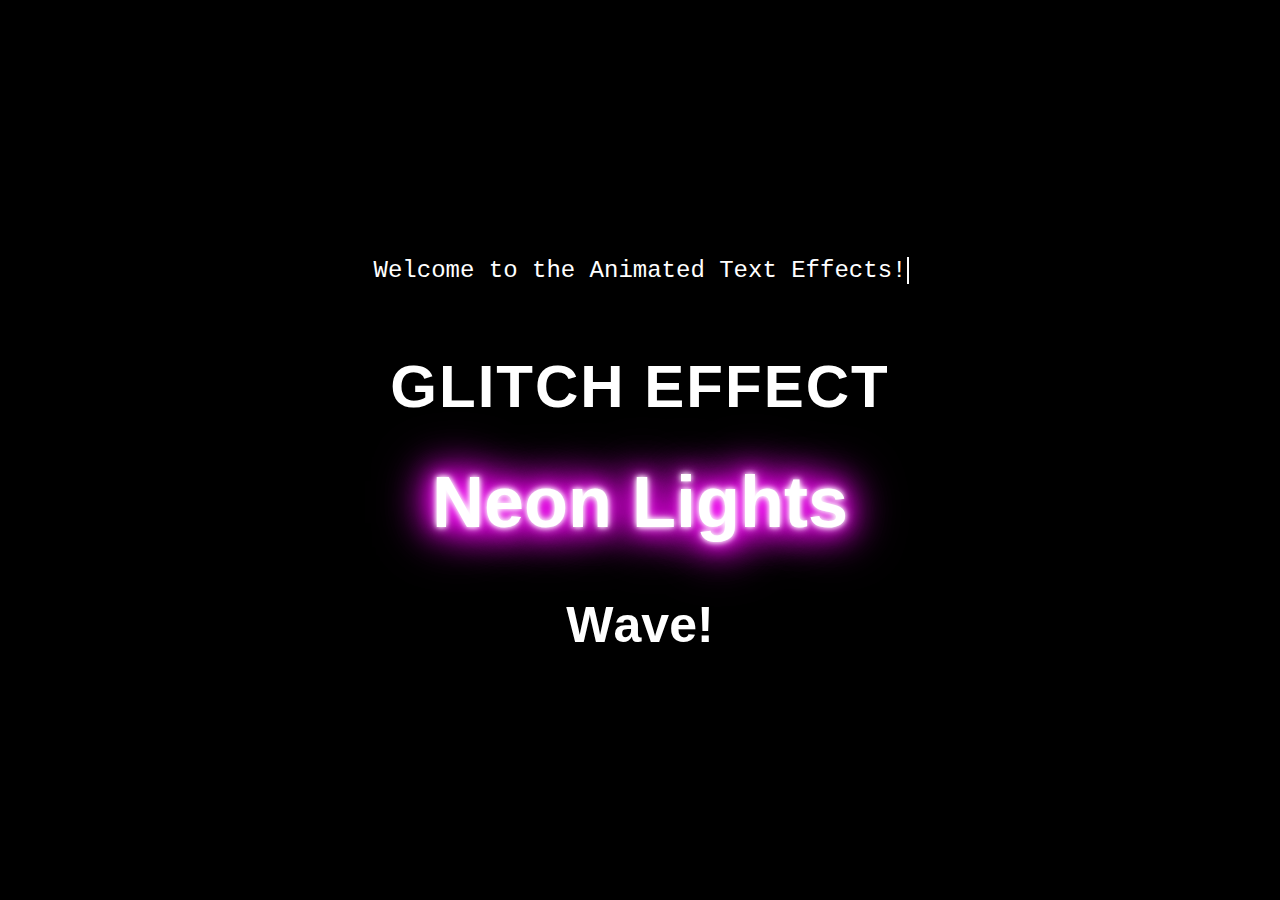
<file: AnimatedText/index.html>
<!DOCTYPE html>
<html lang="en">

<head>
    <meta charset="UTF-8">
    <meta name="viewport" content="width=device-width, initial-scale=1.0">
    <title>CSS Animated Text Effects</title>
    <link rel="stylesheet" href="style.css">
</head>

<body>

    <!-- Typing Effect -->
    <div class="typing-container">
        <p class="typing-text">Welcome to the Animated Text Effects!</p>
    </div>

    <!-- Glitch Effect -->
    <h1 class="glitch-text" data-text="Glitch Effect">Glitch Effect</h1>

    <!-- Neon Lights Effect -->
    <h1 class="neon-text">Neon Lights</h1>

    <!-- Wave Effect -->
    <h1 class="wave-text">
        <span>W</span><span>a</span><span>v</span><span>e</span><span>!</span>
    </h1>

</body>

</html>
</file>
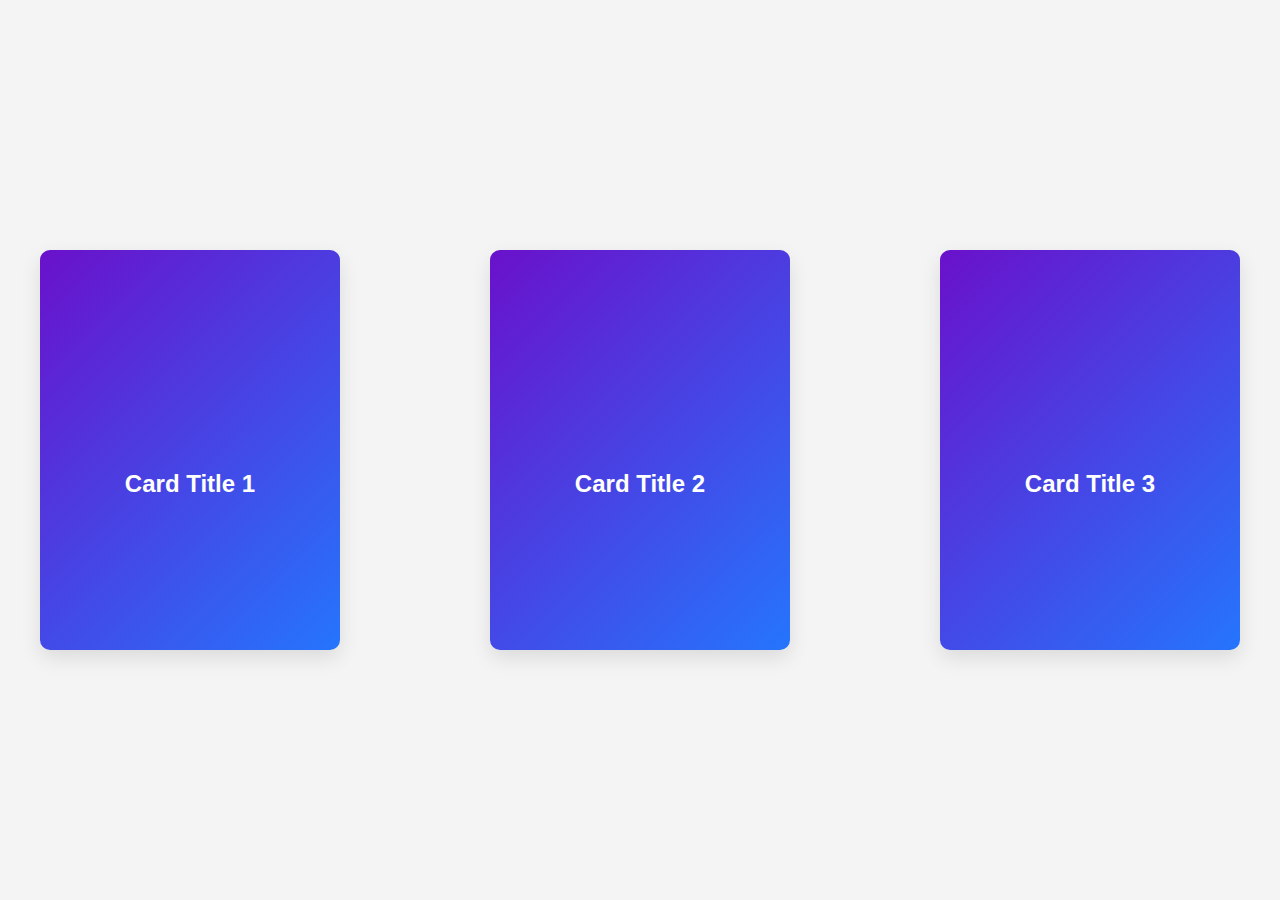
<file: CardHover/index.html>
<!DOCTYPE html>
<html lang="en">

<head>
    <meta charset="UTF-8" />
    <meta name="viewport" content="width=device-width, initial-scale=1.0" />
    <link rel="stylesheet" href="style.css" />
    <title>CSS Card Hover Effects</title>
</head>

<body>
    <div class="card-container">
        <div class="card">
            <div class="card-image"></div>
            <div class="card-content">
                <h3>Card Title 1</h3>
                <p>
                    This is a brief description of the content. Hover to reveal more!
                </p>
            </div>
        </div>

        <div class="card">
            <div class="card-image"></div>
            <div class="card-content">
                <h3>Card Title 2</h3>
                <p>
                    More details about this card. Check out the hover effect!
                </p>
            </div>
        </div>

        <div class="card">
            <div class="card-image"></div>
            <div class="card-content">
                <h3>Card Title 3</h3>
                <p>
                    Another card with a beautiful hover animation.
                </p>
            </div>
        </div>
    </div>
</body>

</html>
</file>
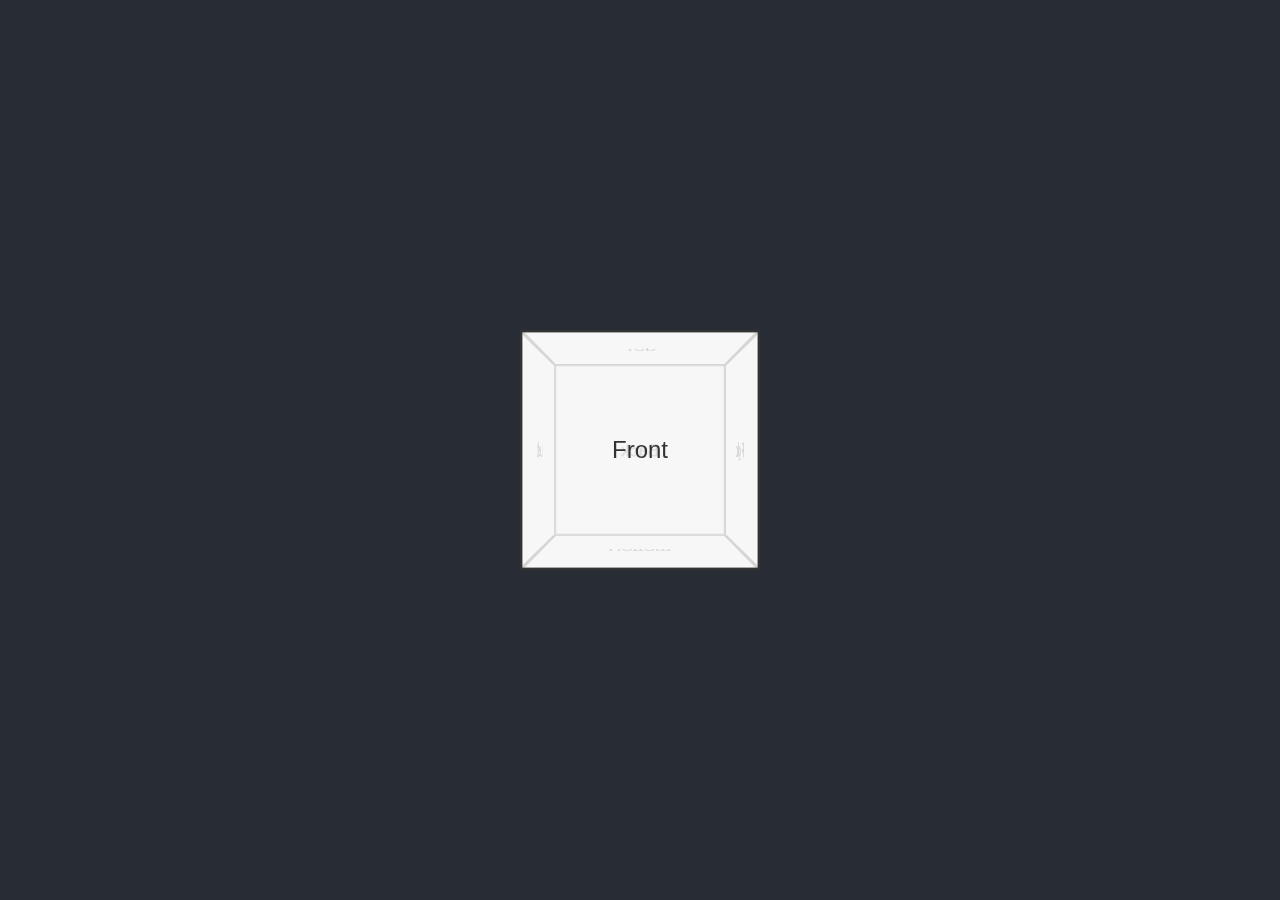
<file: Carousel3DCube/index.html>
<!DOCTYPE html>
<html lang="en">

<head>
    <meta charset="UTF-8">
    <meta name="viewport" content="width=device-width, initial-scale=1.0">
    <title>3D Cube Carousel</title>
    <link rel="stylesheet" href="style.css">
</head>

<body>
    <div class="scene">
        <div class="cube">
            <div class="cube__face cube__face--front">Front</div>
            <div class="cube__face cube__face--back">Back</div>
            <div class="cube__face cube__face--right">Right</div>
            <div class="cube__face cube__face--left">Left</div>
            <div class="cube__face cube__face--top">Top</div>
            <div class="cube__face cube__face--bottom">Bottom</div>
        </div>
    </div>
</body>

</html>
</file>
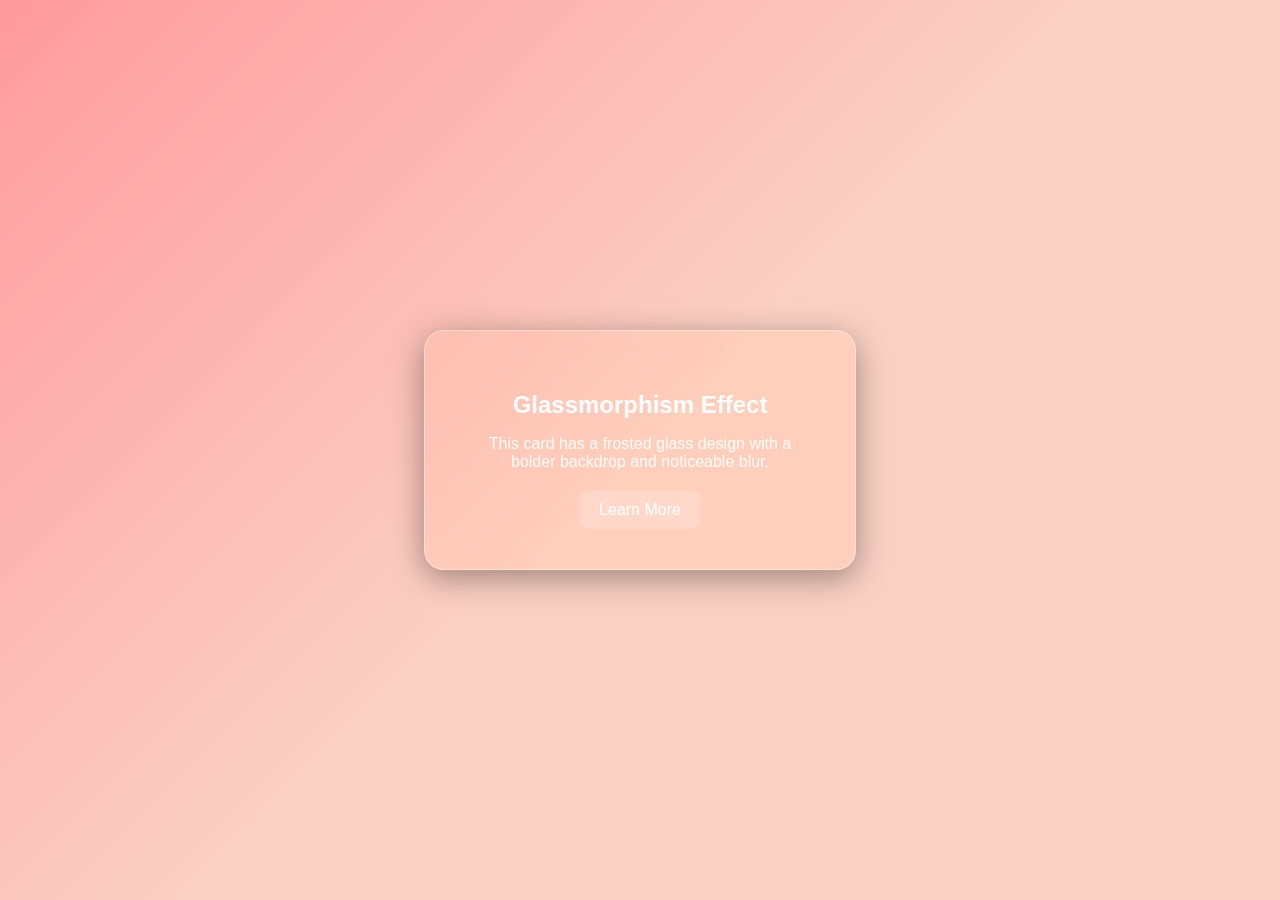
<file: GlassmorphismDesign/index.html>
<!DOCTYPE html>
<html lang="en">

<head>
    <meta charset="UTF-8">
    <meta name="viewport" content="width=device-width, initial-scale=1.0">
    <title>Glassmorphism Card</title>
    <link rel="stylesheet" href="style.css">
</head>

<body>
    <div class="glass-container">
        <div class="glass-card">
            <div class="card-content">
                <h2>Glassmorphism Effect</h2>
                <p>This card has a frosted glass design with a bolder backdrop and noticeable blur.</p>
                <button>Learn More</button>
            </div>
        </div>
    </div>
</body>

</html>
</file>
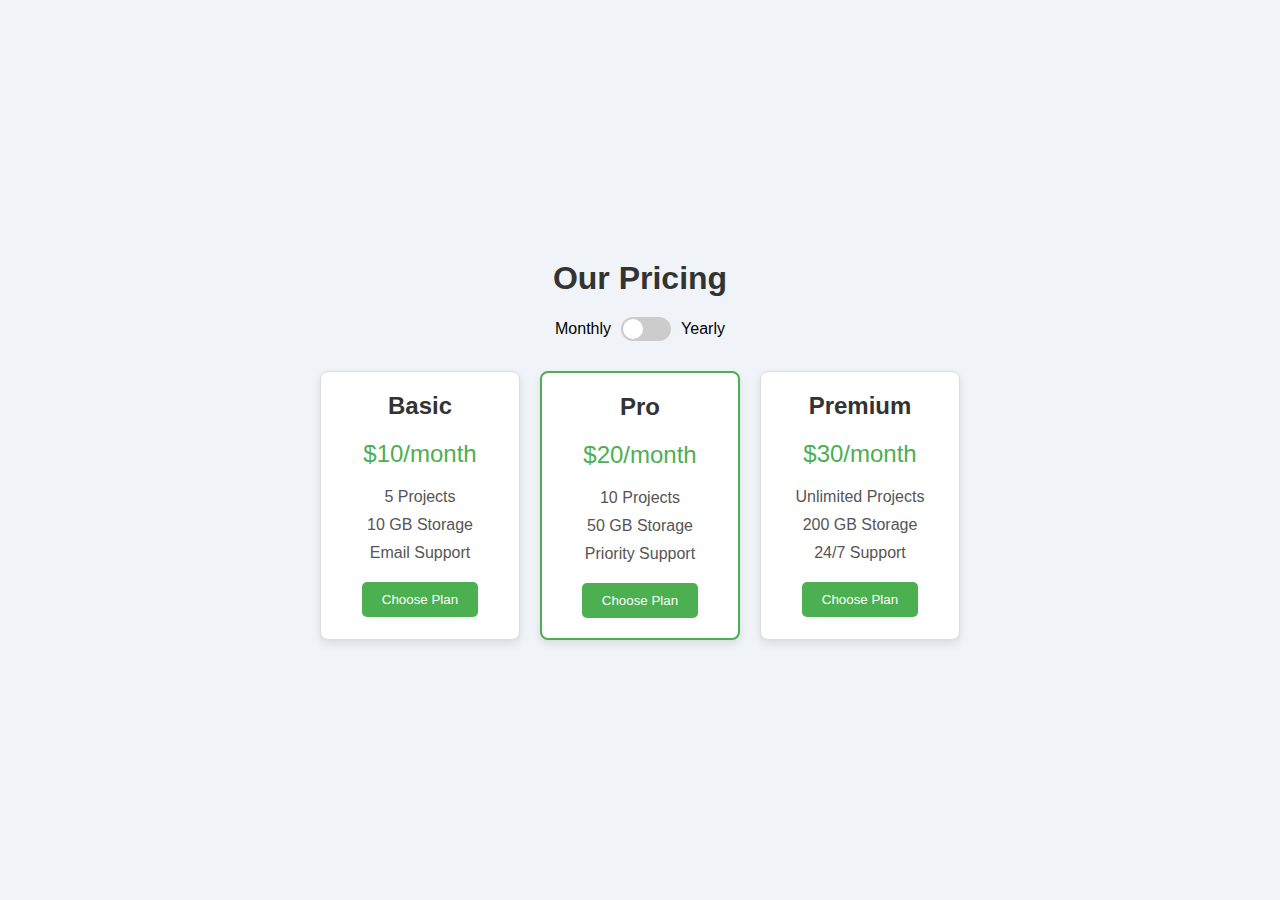
<file: InteractivePricingTable/index.html>
<!DOCTYPE html>
<html lang="en">

<head>
    <meta charset="UTF-8">
    <meta name="viewport" content="width=device-width, initial-scale=1.0">
    <title>Interactive Pricing Table</title>
    <link rel="stylesheet" href="style.css">
</head>

<body>
    <div class="pricing-container">
        <h1>Our Pricing</h1>
        <div class="toggle-container">
            <span>Monthly</span>
            <label class="switch">
                <input type="checkbox" id="toggle">
                <span class="slider"></span>
            </label>
            <span>Yearly</span>
        </div>

        <div class="pricing-table">
            <!-- Basic Plan -->
            <div class="card">
                <h2>Basic</h2>
                <p class="price">$<span class="price-value" data-monthly="10" data-yearly="100">10</span>/month</p>
                <ul>
                    <li>5 Projects</li>
                    <li>10 GB Storage</li>
                    <li>Email Support</li>
                </ul>
                <button>Choose Plan</button>
            </div>

            <!-- Pro Plan -->
            <div class="card popular">
                <h2>Pro</h2>
                <p class="price">$<span class="price-value" data-monthly="20" data-yearly="200">20</span>/month</p>
                <ul>
                    <li>10 Projects</li>
                    <li>50 GB Storage</li>
                    <li>Priority Support</li>
                </ul>
                <button>Choose Plan</button>
            </div>

            <!-- Premium Plan -->
            <div class="card">
                <h2>Premium</h2>
                <p class="price">$<span class="price-value" data-monthly="30" data-yearly="300">30</span>/month</p>
                <ul>
                    <li>Unlimited Projects</li>
                    <li>200 GB Storage</li>
                    <li>24/7 Support</li>
                </ul>
                <button>Choose Plan</button>
            </div>
        </div>
    </div>

    <script>
        const toggle = document.getElementById('toggle');
        const prices = document.querySelectorAll('.price-value');

        toggle.addEventListener('change', () => {
            const isYearly = toggle.checked;
            prices.forEach(price => {
                price.textContent = isYearly ? price.dataset.yearly : price.dataset.monthly;
            });
        });
    </script>
</body>

</html>
</file>
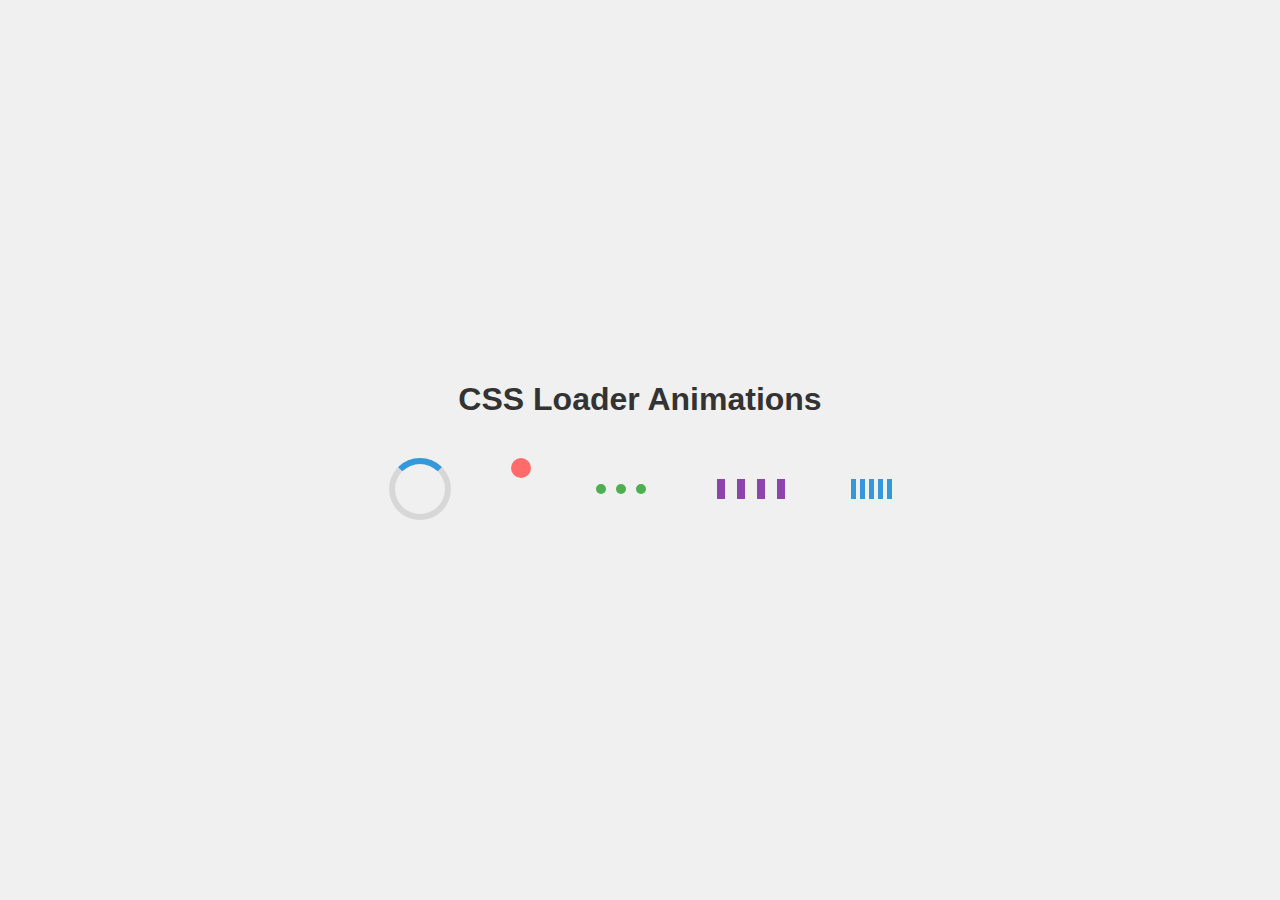
<file: LoaderAnimation/index.html>
<!DOCTYPE html>
<html lang="en">

<head>
    <meta charset="UTF-8">
    <meta name="viewport" content="width=device-width, initial-scale=1.0">
    <title>CSS Loader Animations</title>
    <link rel="stylesheet" href="style.css">
</head>

<body>
    <h1>CSS Loader Animations</h1>
    <div class="loader-container">
        <div class="loader rotating-circle"></div>
        <div class="loader pulsing-dot"></div>
        <div class="loader bouncing-dots">
            <div></div>
            <div></div>
            <div></div>
        </div>
        <div class="loader growing-bars">
            <div></div>
            <div></div>
            <div></div>
            <div></div>
        </div>
        <div class="loader wave">
            <div></div>
            <div></div>
            <div></div>
            <div></div>
            <div></div>
        </div>
    </div>
</body>

</html>
</file>
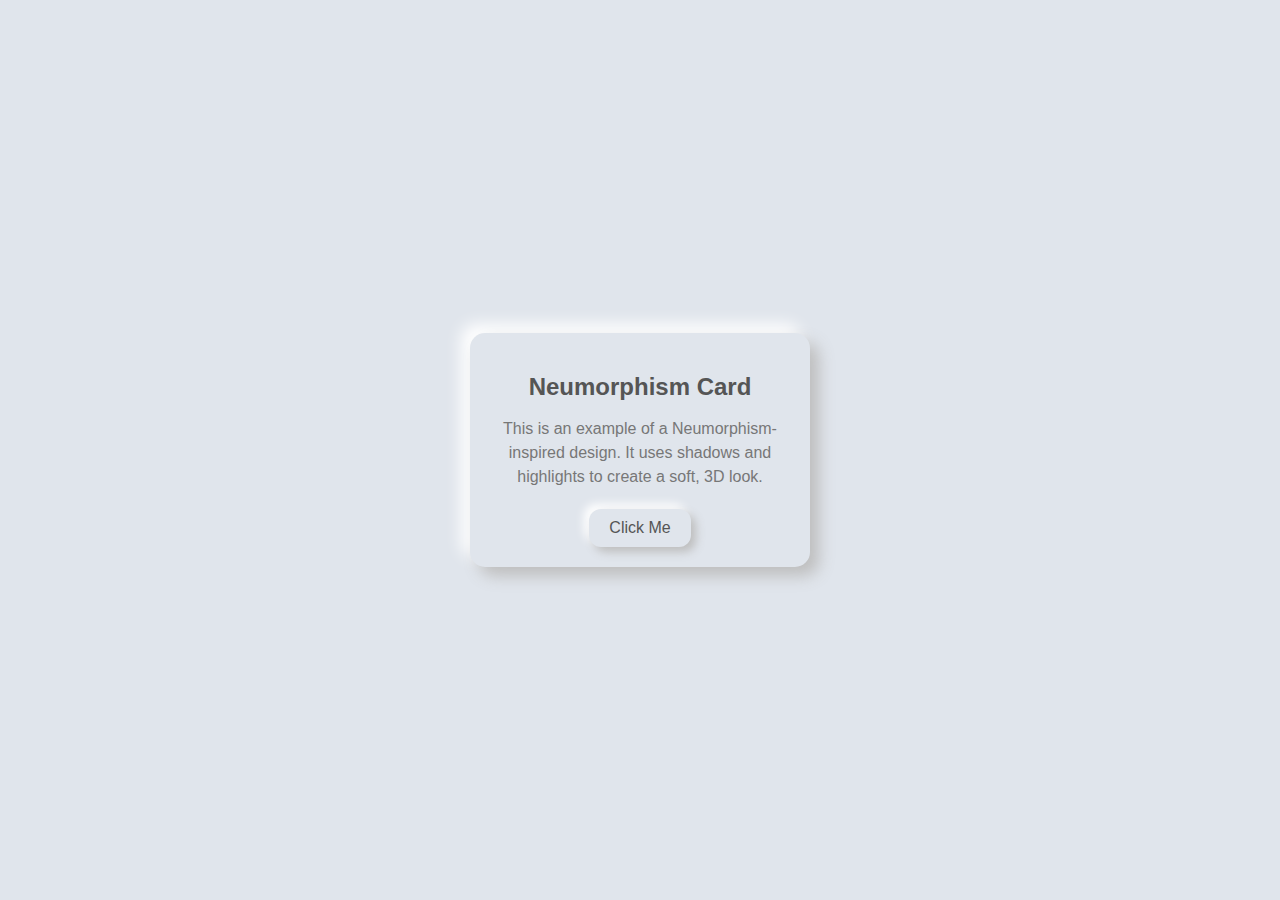
<file: Neumorphism UI/index.html>
<!DOCTYPE html>
<html lang="en">

<head>
    <meta charset="UTF-8">
    <meta name="viewport" content="width=device-width, initial-scale=1.0">
    <title>Neumorphism UI Design</title>
    <link rel="stylesheet" href="style.css">
</head>

<body>
    <div class="container">
        <div class="card">
            <h2 class="card-title">Neumorphism Card</h2>
            <p class="card-text">This is an example of a Neumorphism-inspired design. It uses shadows and highlights to
                create a soft, 3D look.</p>
            <button class="card-button">Click Me</button>
        </div>
    </div>
</body>

</html>
</file>
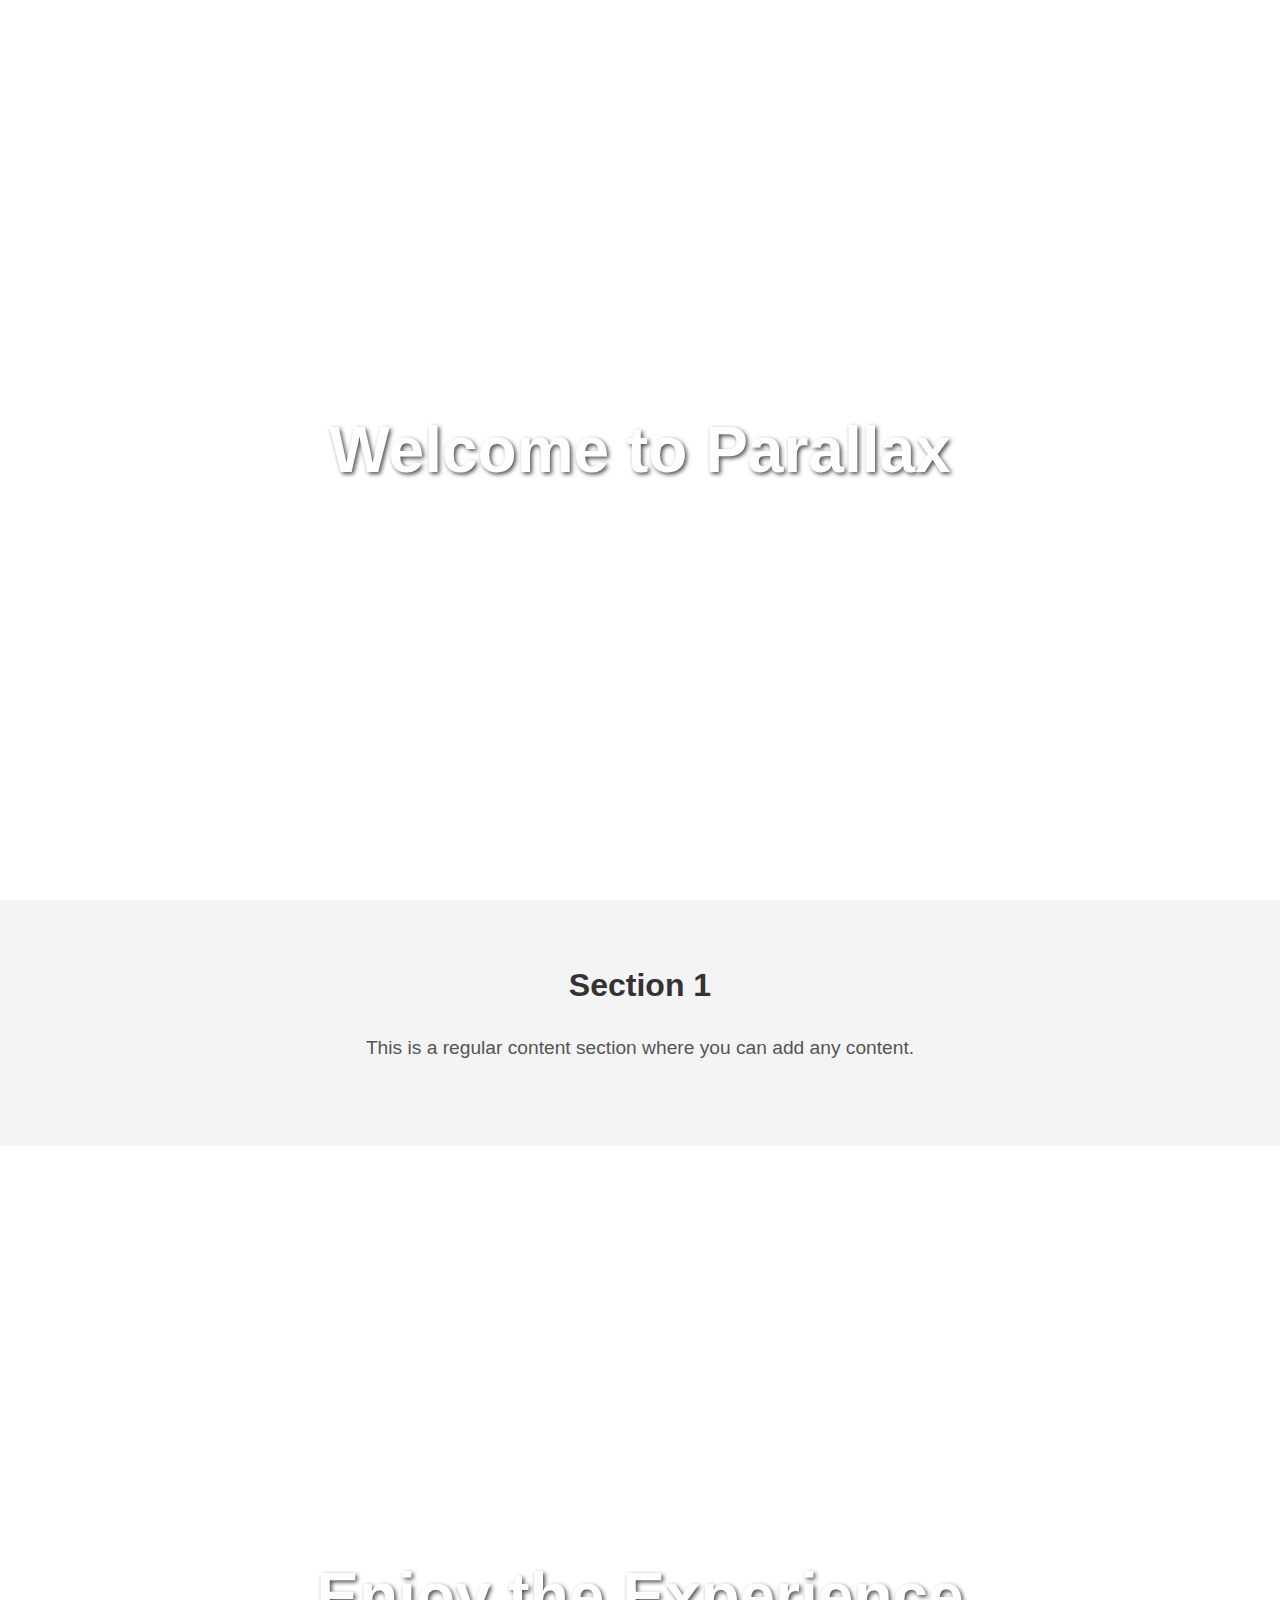
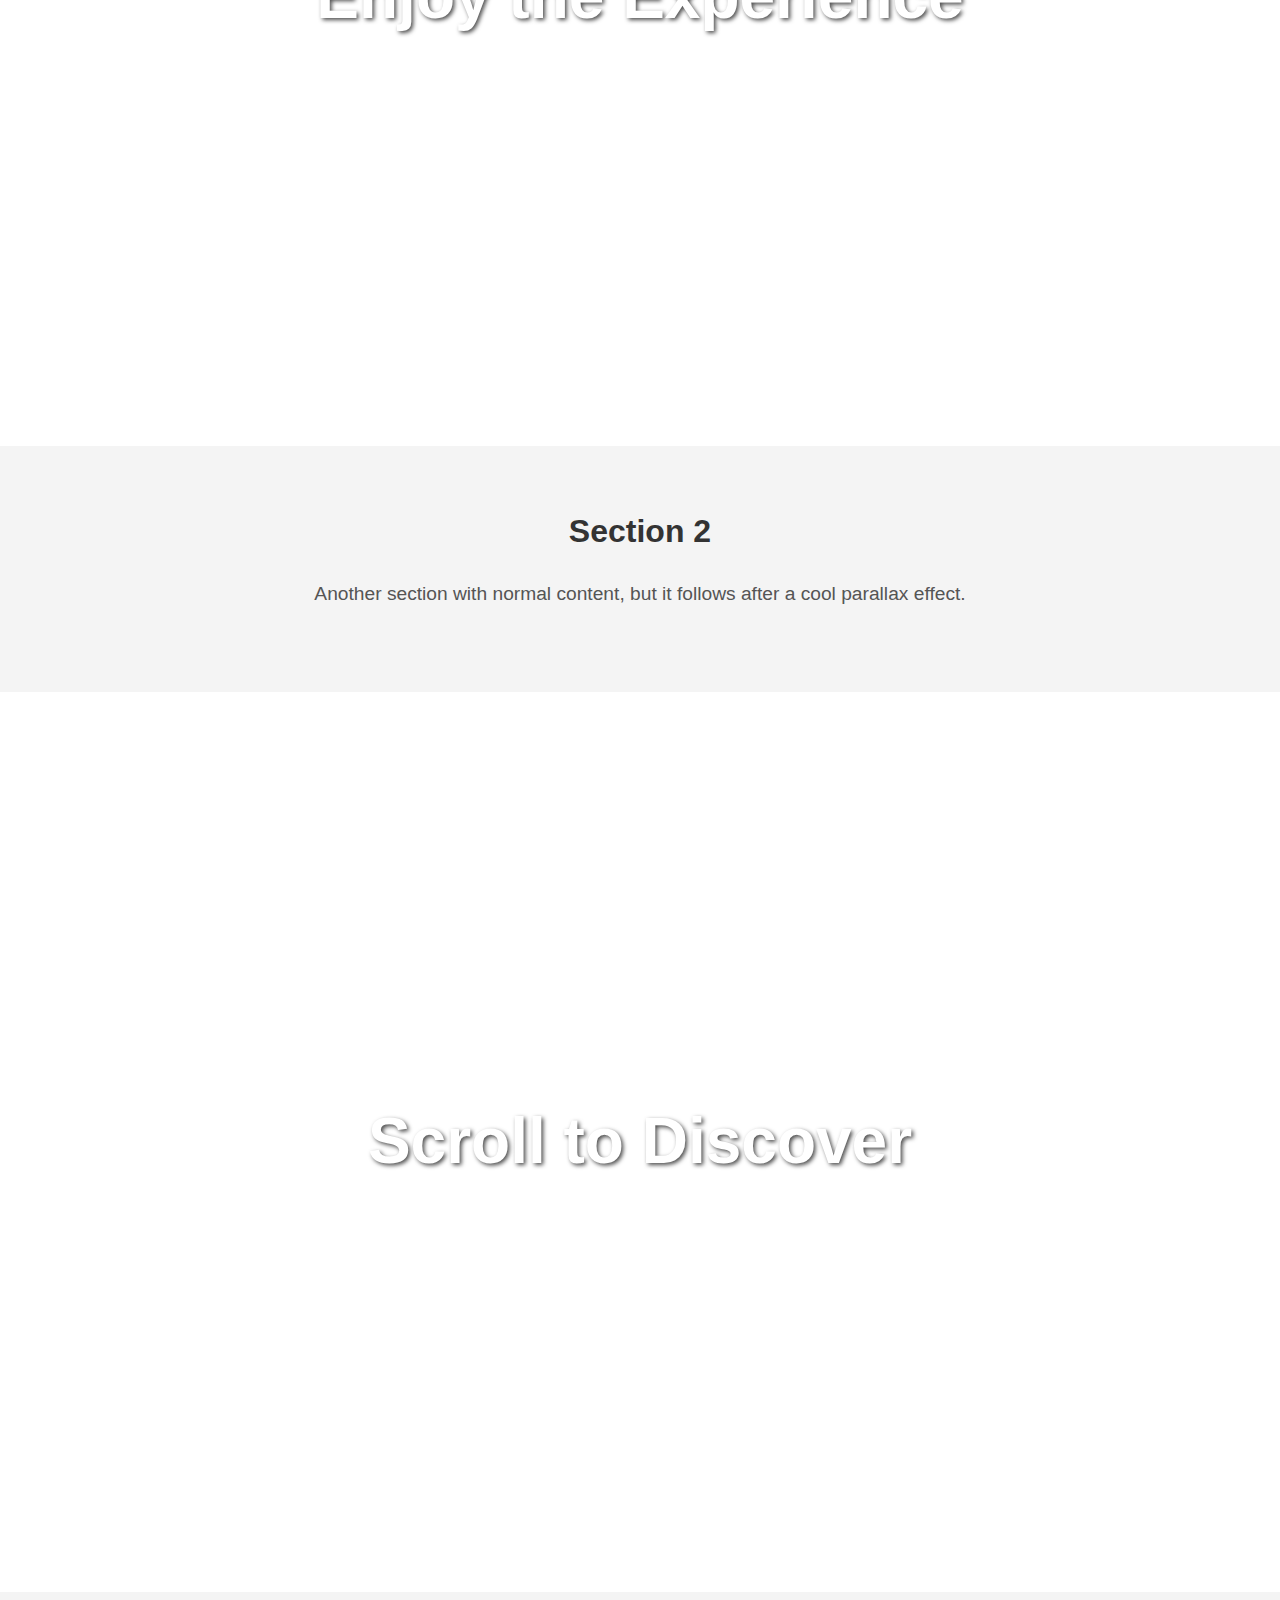
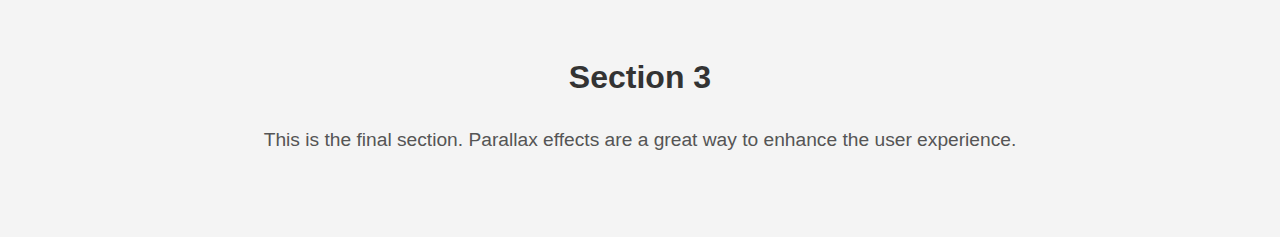
<file: ParallexScrolling/index.html>
<!DOCTYPE html>
<html lang="en">

<head>
    <meta charset="UTF-8">
    <meta name="viewport" content="width=device-width, initial-scale=1.0">
    <title>Parallax Scrolling Website</title>
    <link rel="stylesheet" href="style.css">
</head>

<body>

    <section class="parallax parallax1">
        <h1>Welcome to Parallax</h1>
    </section>

    <section class="content">
        <h2>Section 1</h2>
        <p>This is a regular content section where you can add any content.</p>
    </section>

    <section class="parallax parallax2">
        <h1>Enjoy the Experience</h1>
    </section>

    <section class="content">
        <h2>Section 2</h2>
        <p>Another section with normal content, but it follows after a cool parallax effect.</p>
    </section>

    <section class="parallax parallax3">
        <h1>Scroll to Discover</h1>
    </section>

    <section class="content">
        <h2>Section 3</h2>
        <p>This is the final section. Parallax effects are a great way to enhance the user experience.</p>
    </section>

</body>

</html>
</file>
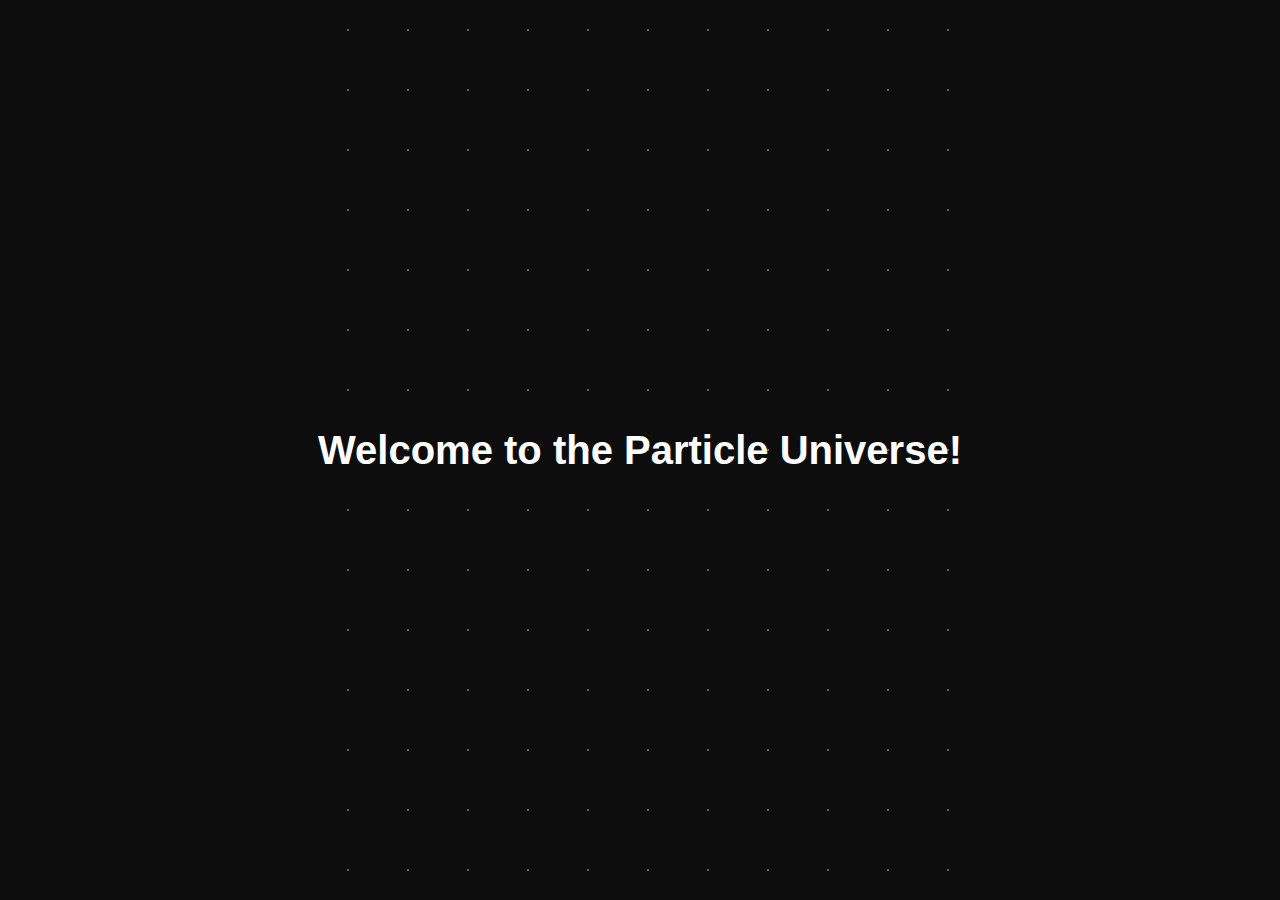
<file: ParticleAnimationBackground/index.html>
<!DOCTYPE html>
<html lang="en">

<head>
    <meta charset="UTF-8">
    <meta name="viewport" content="width=device-width, initial-scale=1.0">
    <title>Particle Animation Background</title>
    <link rel="stylesheet" href="style.css">
</head>

<body>
    <div class="particle-background">
        <h1>Welcome to the Particle Universe!</h1>
    </div>
</body>

</html>
</file>
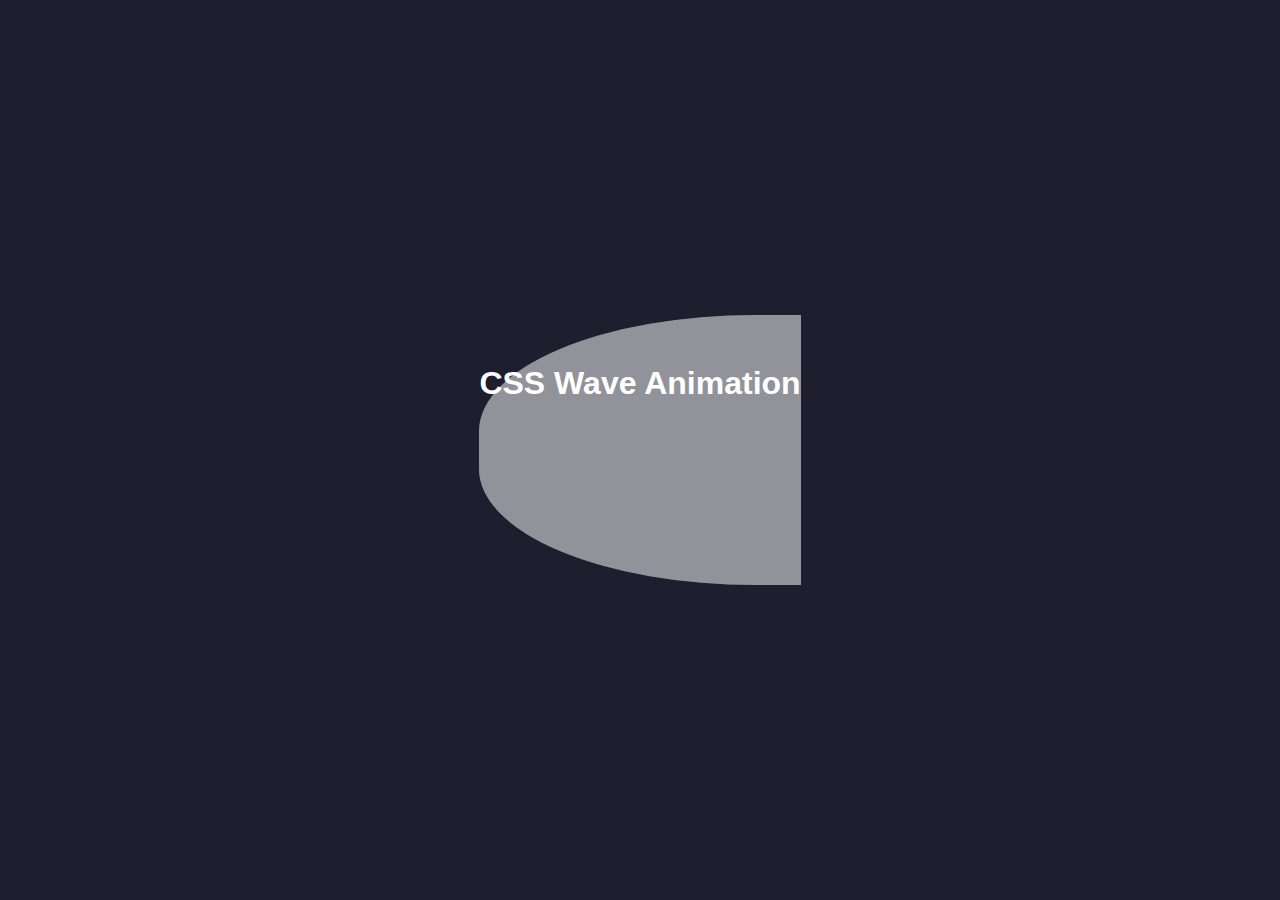
<file: WaveAnimation/index.html>
<!DOCTYPE html>
<html lang="en">

<head>
    <meta charset="UTF-8">
    <meta name="viewport" content="width=device-width, initial-scale=1.0">
    <title>CSS Wave Animation</title>
    <link rel="stylesheet" href="style.css">
</head>

<body>
    <div class="wave-container">
        <div class="wave"></div>
        <div class="wave"></div>
        <div class="wave"></div>
        <div class="wave"></div>
        <h1>CSS Wave Animation</h1>
    </div>
</body>

</html>
</file>
<file: AnimatedText/style.css>
/* General Styles */
body {
    background-color: #000;
    color: #fff;
    font-family: 'Arial', sans-serif;
    display: flex;
    flex-direction: column;
    align-items: center;
    justify-content: center;
    height: 100vh;
    margin: 0;
    text-align: center;
}

/* Typing Effect */
.typing-container {
    margin: 20px 0;
}

.typing-text {
    font-family: 'Courier New', monospace;
    font-size: 24px;
    white-space: nowrap;
    border-right: 2px solid;
    display: inline-block;
    overflow: hidden;
    width: 0;
    animation: typing 4s steps(40, end), blink 0.75s step-end infinite;
    width: 100%;
}

@keyframes typing {
    from {
        width: 0;
    }

    to {
        width: 100%;
    }
}

@keyframes blink {
    from {
        border-color: transparent;
    }

    to {
        border-color: white;
    }
}

/* Glitch Effect */
.glitch-text {
    font-size: 60px;
    position: relative;
    color: white;
    font-weight: bold;
    text-transform: uppercase;
    letter-spacing: 2px;
    margin: 20px 0;
}

.glitch-text::before,
.glitch-text::after {
    content: attr(data-text);
    position: absolute;
    left: 0;
    top: 0;
    color: white;
    background: black;
    overflow: hidden;
    clip: rect(0, 900px, 0, 0);
    animation: glitch 2.5s infinite;
}

.glitch-text::before {
    left: 2px;
    text-shadow: -2px 0 red;
    animation-duration: 2s;
}

.glitch-text::after {
    left: -2px;
    text-shadow: -2px 0 blue;
    animation-duration: 1.5s;
}

@keyframes glitch {

    0%,
    100% {
        clip: rect(1px, 9999px, 0, 0);
    }

    25% {
        clip: rect(30px, 9999px, 90px, 0);
    }

    50% {
        clip: rect(60px, 9999px, 30px, 0);
    }
}

/* Neon Lights Effect */
.neon-text {
    font-size: 72px;
    margin: 20px 0;
    color: #fff;
    text-align: center;
    text-shadow:
        0 0 5px #fff,
        0 0 10px #fff,
        0 0 20px #ff00ff,
        0 0 30px #ff00ff,
        0 0 40px #ff00ff,
        0 0 50px #ff00ff,
        0 0 60px #ff00ff;
    animation: flicker 1.5s infinite alternate;
}

@keyframes flicker {
    0% {
        opacity: 1;
    }

    50% {
        opacity: 0.5;
    }

    100% {
        opacity: 1;
    }
}

/* Wave Effect */
.wave-text {
    display: inline-block;
    font-size: 50px;
}

.wave-text span {
    display: inline-block;
    animation: wave 1.5s infinite ease-in-out;
}

.wave-text span:nth-child(1) {
    animation-delay: 0.1s;
}

.wave-text span:nth-child(2) {
    animation-delay: 0.2s;
}

.wave-text span:nth-child(3) {
    animation-delay: 0.3s;
}

.wave-text span:nth-child(4) {
    animation-delay: 0.4s;
}

.wave-text span:nth-child(5) {
    animation-delay: 0.5s;
}

@keyframes wave {

    0%,
    100% {
        transform: translateY(0);
    }

    50% {
        transform: translateY(-10px);
    }
}
</file>
<file: CardHover/style.css>
/* General Styling */
body {
    font-family: 'Arial', sans-serif;
    background-color: #f4f4f4;
    margin: 0;
    display: flex;
    justify-content: center;
    align-items: center;
    height: 100vh;
}

.card-container {
    display: flex;
    justify-content: space-between;
    gap: 20px;
    max-width: 1200px;
    width: 100%;
}

.card {
    background: linear-gradient(135deg, #6a11cb, #2575fc);
    /* Cool linear gradient */
    border-radius: 10px;
    overflow: hidden;
    box-shadow: 0 8px 20px rgba(0, 0, 0, 0.1);
    transition: transform 0.3s ease, box-shadow 0.3s ease, background 0.3s ease;
    position: relative;
    width: 300px;
    height: 400px;
}

.card:hover {
    transform: translateY(-10px) scale(1.05);
    box-shadow: 0 12px 24px rgba(0, 0, 0, 0.2);
    background: linear-gradient(135deg, #ff5f6d, #ffc371);
    /* Animated gradient on hover */
}

.card-image {
    background-image: url('https://via.placeholder.com/300x200');
    background-size: cover;
    background-position: center;
    height: 200px;
    filter: grayscale(100%);
    transition: filter 0.3s ease, transform 0.3s ease;
}

.card:hover .card-image {
    filter: grayscale(0%);
    transform: scale(1.1);
}

.card-content {
    padding: 20px;
    text-align: center;
    color: white;
    transition: background-color 0.3s ease, color 0.3s ease;
}

.card-content h3 {
    margin: 0;
    font-size: 24px;
    color: white;
}

.card-content p {
    color: #ddd;
    font-size: 16px;
    margin-top: 10px;
    transition: transform 0.3s ease, opacity 0.3s ease;
    opacity: 0;
    transform: translateY(20px);
}

.card:hover .card-content p {
    opacity: 1;
    transform: translateY(0);
}
</file>
<file: Carousel3DCube/style.css>
* {
    margin: 0;
    padding: 0;
    box-sizing: border-box;
}

body {
    display: flex;
    justify-content: center;
    align-items: center;
    min-height: 100vh;
    background-color: #282c34;
    font-family: Arial, sans-serif;
}

.scene {
    width: 200px;
    height: 200px;
    perspective: 600px;
}

.cube {
    position: relative;
    width: 100%;
    height: 100%;
    transform-style: preserve-3d;
    animation: rotateCube 5s infinite linear;
}

.cube__face {
    position: absolute;
    width: 200px;
    height: 200px;
    background: rgba(255, 255, 255, 0.8);
    border: 2px solid #333;
    display: flex;
    justify-content: center;
    align-items: center;
    font-size: 20px;
    color: #333;
}

/* Position each face of the cube */
.cube__face--front {
    transform: rotateY(0deg) translateZ(100px);
}

.cube__face--back {
    transform: rotateY(180deg) translateZ(100px);
}

.cube__face--right {
    transform: rotateY(90deg) translateZ(100px);
}

.cube__face--left {
    transform: rotateY(-90deg) translateZ(100px);
}

.cube__face--top {
    transform: rotateX(90deg) translateZ(100px);
}

.cube__face--bottom {
    transform: rotateX(-90deg) translateZ(100px);
}

/* Animation for rotating cube */
@keyframes rotateCube {
    0% {
        transform: rotateX(0deg) rotateY(0deg);
    }

    25% {
        transform: rotateX(90deg) rotateY(0deg);
    }

    50% {
        transform: rotateX(90deg) rotateY(90deg);
    }

    75% {
        transform: rotateX(90deg) rotateY(180deg);
    }

    100% {
        transform: rotateX(0deg) rotateY(360deg);
    }
}
</file>
<file: GlassmorphismDesign/style.css>
body {
    font-family: 'Arial', sans-serif;
    background: linear-gradient(135deg, #ff9a9e 0%, #fad0c4 50%, #fad0c4 100%);
    display: flex;
    justify-content: center;
    align-items: center;
    height: 100vh;
    margin: 0;
}

.glass-container {
    display: flex;
    justify-content: center;
    align-items: center;
    width: 100%;
    height: 100%;
}

.glass-card {
    backdrop-filter: blur(20px) saturate(180%);
    -webkit-backdrop-filter: blur(20px) saturate(180%);
    background-color: rgba(255, 255, 255, 0.1);
    border-radius: 20px;
    border: 1px solid rgba(255, 255, 255, 0.4);
    box-shadow: 0 8px 32px rgba(0, 0, 0, 0.37);
    padding: 40px;
    width: 350px;
    max-width: 90%;
    text-align: center;
    transition: transform 0.3s ease, box-shadow 0.3s ease;
}

.glass-card:hover {
    transform: translateY(-8px);
    box-shadow: 0 15px 45px rgba(0, 0, 0, 0.3);
}

.card-content h2 {
    font-size: 24px;
    color: white;
    margin-bottom: 10px;
}

.card-content p {
    color: rgba(255, 255, 255, 0.9);
    font-size: 16px;
    margin-bottom: 20px;
}

button {
    padding: 10px 20px;
    background-color: rgba(255, 255, 255, 0.2);
    border: none;
    border-radius: 10px;
    color: white;
    font-size: 16px;
    cursor: pointer;
    transition: background-color 0.3s ease;
}

button:hover {
    background-color: rgba(255, 255, 255, 0.4);
}

* {
    transition: all 0.3s ease;
}
</file>
<file: LoaderAnimation/style.css>
body {
    font-family: Arial, sans-serif;
    display: flex;
    flex-direction: column;
    align-items: center;
    justify-content: center;
    min-height: 100vh;
    background-color: #f0f0f0;
    margin: 0;
}

h1 {
    color: #333;
    margin-bottom: 20px;
}

.loader-container {
    display: flex;
    gap: 20px;
    flex-wrap: wrap;
    justify-content: center;
}

.loader {
    display: flex;
    align-items: center;
    justify-content: center;
    margin: 20px;
}


.rotating-circle {
    width: 50px;
    height: 50px;
    border: 6px solid rgba(0, 0, 0, 0.1);
    border-top-color: #3498db;
    border-radius: 50%;
    animation: rotate 1s linear infinite;
}

@keyframes rotate {
    to {
        transform: rotate(360deg);
    }
}


.pulsing-dot {
    width: 20px;
    height: 20px;
    background-color: #ff6b6b;
    border-radius: 50%;
    animation: pulse 1s ease-in-out infinite;
}

@keyframes pulse {

    0%,
    100% {
        transform: scale(1);
        opacity: 1;
    }

    50% {
        transform: scale(1.5);
        opacity: 0.7;
    }
}


.bouncing-dots {
    display: flex;
    justify-content: space-around;
    width: 60px;
}

.bouncing-dots div {
    width: 10px;
    height: 10px;
    background-color: #4caf50;
    border-radius: 50%;
    animation: bounce 0.6s infinite alternate;
}

.bouncing-dots div:nth-child(2) {
    animation-delay: 0.2s;
}

.bouncing-dots div:nth-child(3) {
    animation-delay: 0.4s;
}

@keyframes bounce {
    from {
        transform: translateY(0);
    }

    to {
        transform: translateY(-15px);
    }
}


.growing-bars {
    display: flex;
    justify-content: space-around;
    width: 80px;
}

.growing-bars div {
    width: 8px;
    height: 20px;
    background-color: #8e44ad;
    animation: grow 0.8s infinite ease-in-out;
}

.growing-bars div:nth-child(2) {
    animation-delay: 0.1s;
}

.growing-bars div:nth-child(3) {
    animation-delay: 0.2s;
}

.growing-bars div:nth-child(4) {
    animation-delay: 0.3s;
}

@keyframes grow {

    0%,
    100% {
        height: 20px;
    }

    50% {
        height: 40px;
    }
}


.wave {
    display: flex;
    gap: 4px;
}

.wave div {
    width: 5px;
    height: 20px;
    background-color: #3498db;
    animation: wave 0.8s ease-in-out infinite;
}

.wave div:nth-child(1) {
    animation-delay: 0s;
}

.wave div:nth-child(2) {
    animation-delay: 0.1s;
}

.wave div:nth-child(3) {
    animation-delay: 0.2s;
}

.wave div:nth-child(4) {
    animation-delay: 0.3s;
}

.wave div:nth-child(5) {
    animation-delay: 0.4s;
}

@keyframes wave {

    0%,
    100% {
        transform: scaleY(1);
    }

    50% {
        transform: scaleY(1.5);
    }
}
</file>
<file: Neumorphism UI/style.css>
/* General Container Styling */
body {
    display: flex;
    align-items: center;
    justify-content: center;
    height: 100vh;
    margin: 0;
    font-family: Arial, sans-serif;
    background-color: #e0e5ec;
    /* Light, neutral background */
}

.container {
    display: flex;
    align-items: center;
    justify-content: center;
}

.card {
    width: 300px;
    padding: 20px;
    border-radius: 15px;
    background: #e0e5ec;
    box-shadow:
        9px 9px 16px #bebebe,
        /* Dark shadow */
        -9px -9px 16px #ffffff;
    /* Light shadow */
    text-align: center;
}

.card-title {
    font-size: 1.5rem;
    color: #555;
    margin-bottom: 15px;
}

.card-text {
    font-size: 1rem;
    color: #777;
    margin-bottom: 20px;
    line-height: 1.5;
}

/* Neumorphic Button Styling */
.card-button {
    padding: 10px 20px;
    font-size: 1rem;
    color: #555;
    background-color: #e0e5ec;
    border: none;
    border-radius: 12px;
    box-shadow:
        5px 5px 10px #bebebe,
        /* Dark shadow */
        -5px -5px 10px #ffffff;
    /* Light shadow */
    cursor: pointer;
    transition: all 0.2s ease;
}

.card-button:hover {
    box-shadow:
        inset 5px 5px 10px #bebebe,
        inset -5px -5px 10px #ffffff;
}

.card-button:active {
    box-shadow:
        inset 5px 5px 10px #bebebe,
        inset -5px -5px 10px #ffffff;
}
</file>
<file: ParallexScrolling/style.css>
* {
    margin: 0;
    padding: 0;
    box-sizing: border-box;
}

body {
    font-family: 'Arial', sans-serif;
    line-height: 1.6;
    background-color: #fff;
}

h1,
h2 {
    color: white;
    text-align: center;
    font-size: 3rem;
}

p {
    text-align: center;
    margin: 20px;
    font-size: 1.2rem;
    color: #333;
}

.section {
    height: 100vh;
}

.content {
    padding: 60px;
    background-color: #f4f4f4;
    text-align: center;
}

.parallax {
    position: relative;
    min-height: 100vh;
    background-attachment: fixed;
    background-size: cover;
    background-position: center;
    display: flex;
    justify-content: center;
    align-items: center;
}

.parallax1 {
    background-image: url('https://i0.wp.com/picjumbo.com/wp-content/uploads/magical-spring-forest-scenery-during-morning-breeze-free-photo.jpg?w=2210&quality=70');
}

.parallax2 {
    background-image: url('https://images.pexels.com/photos/417173/pexels-photo-417173.jpeg?auto=compress&cs=tinysrgb&w=1260&h=750&dpr=2');
}

.parallax3 {
    background-image: url('https://images.pexels.com/photos/338936/pexels-photo-338936.jpeg?auto=compress&cs=tinysrgb&w=1260&h=750&dpr=2');
}

/* Optional Styling for Text */
.parallax h1 {
    font-size: 4rem;
    color: #fff;
    text-shadow: 2px 2px 4px rgba(0, 0, 0, 0.7);
}

.content h2 {
    font-size: 2rem;
    color: #333;
}

.content p {
    font-size: 1.2rem;
    line-height: 1.8;
    color: #555;
}
</file>
<file: ParticleAnimationBackground/style.css>
* {
    margin: 0;
    padding: 0;
    box-sizing: border-box;
}

body,
html {
    height: 100%;
    font-family: Arial, sans-serif;
    display: flex;
    align-items: center;
    justify-content: center;
    overflow: hidden;
    background: #0d0d0d;
    color: white;
}

.particle-background {
    position: relative;
    width: 100%;
    height: 100vh;
    overflow: hidden;
    display: flex;
    align-items: center;
    justify-content: center;
}

h1 {
    z-index: 10;
    font-size: 2.5rem;
}

.particle-background::before,
.particle-background::after {
    content: "";
    position: absolute;
    top: 0;
    left: 0;
    right: 0;
    bottom: 0;
    background: radial-gradient(circle, rgba(255, 255, 255, 0.15) 1px, transparent 1px), radial-gradient(circle, rgba(255, 255, 255, 0.15) 1px, transparent 1px);
    background-size: 60px 60px;
    animation: moveParticles 12s linear infinite;
    opacity: 0.8;
}

.particle-background::after {
    animation-delay: 6s;
    opacity: 0.5;
}

@keyframes moveParticles {
    0% {
        transform: translateY(0) translateX(0);
    }

    50% {
        transform: translateY(-20px) translateX(10px);
    }

    100% {
        transform: translateY(0) translateX(0);
    }
}
</file>
<file: WaveAnimation/style.css>
* {
    margin: 0;
    padding: 0;
    box-sizing: border-box;
}

body,
html {
    height: 100%;
    display: flex;
    justify-content: center;
    align-items: center;
    background-color: #1e1e2f;
    font-family: 'Arial', sans-serif;
    color: white;
}

.wave-container {
    position: relative;
    width: 100%;
    height: 30vh;
    overflow: hidden;
}

h1 {
    position: relative;
    z-index: 10;
    text-align: center;
    margin-top: 50px;
}

.wave {
    position: absolute;
    bottom: 0;
    left: 0;
    width: 200%;
    height: 100%;
    background: rgba(255, 255, 255, 0.3);
    border-radius: 43%;
    animation: waveAnimation 4s infinite linear;
}

.wave:nth-child(2) {
    animation-delay: 1s;
    background: rgba(255, 255, 255, 0.2);
}

.wave:nth-child(3) {
    animation-delay: 2s;
    background: rgba(255, 255, 255, 0.1);
}

.wave:nth-child(4) {
    animation-delay: 3s;
    background: rgba(255, 255, 255, 0.05);
}

@keyframes waveAnimation {
    0% {
        transform: translateX(0) translateY(0);
    }

    50% {
        transform: translateX(-25%) translateY(10px);
    }

    100% {
        transform: translateX(-50%) translateY(0);
    }
}
</file>
<file: InteractivePricingTable/style.css>
/* Basic Reset */
* {
    margin: 0;
    padding: 0;
    box-sizing: border-box;
}

body {
    font-family: Arial, sans-serif;
    display: flex;
    align-items: center;
    justify-content: center;
    height: 100vh;
    background: #f0f4f8;
}

/* Container Styling */
.pricing-container {
    text-align: center;
}

h1 {
    margin-bottom: 20px;
    color: #333;
}

/* Toggle Switch Styling */
.toggle-container {
    display: flex;
    align-items: center;
    justify-content: center;
    margin-bottom: 30px;
}

.switch {
    position: relative;
    display: inline-block;
    width: 50px;
    height: 24px;
    margin: 0 10px;
}

.switch input {
    opacity: 0;
    width: 0;
    height: 0;
}

.slider {
    position: absolute;
    cursor: pointer;
    top: 0;
    left: 0;
    right: 0;
    bottom: 0;
    background-color: #ccc;
    border-radius: 24px;
    transition: 0.4s;
}

.slider:before {
    position: absolute;
    content: "";
    height: 20px;
    width: 20px;
    left: 2px;
    bottom: 2px;
    background-color: white;
    border-radius: 50%;
    transition: 0.4s;
}

input:checked+.slider {
    background-color: #4caf50;
}

input:checked+.slider:before {
    transform: translateX(26px);
}

/* Pricing Table Styling */
.pricing-table {
    display: flex;
    justify-content: center;
    gap: 20px;
}

.card {
    background: white;
    border: 1px solid #ddd;
    border-radius: 8px;
    padding: 20px;
    width: 200px;
    box-shadow: 0 4px 8px rgba(0, 0, 0, 0.1);
    transition: transform 0.3s;
}

.card:hover {
    transform: scale(1.05);
}

.card h2 {
    margin-bottom: 10px;
    color: #333;
}

.price {
    font-size: 24px;
    color: #4caf50;
    margin: 20px 0;
}

.popular {
    border: 2px solid #4caf50;
}

ul {
    list-style: none;
    margin-bottom: 20px;
}

ul li {
    margin: 10px 0;
    color: #555;
}

button {
    background: #4caf50;
    color: white;
    border: none;
    border-radius: 5px;
    padding: 10px 20px;
    cursor: pointer;
    transition: background 0.3s;
}

button:hover {
    background: #45a049;
}
</file>
